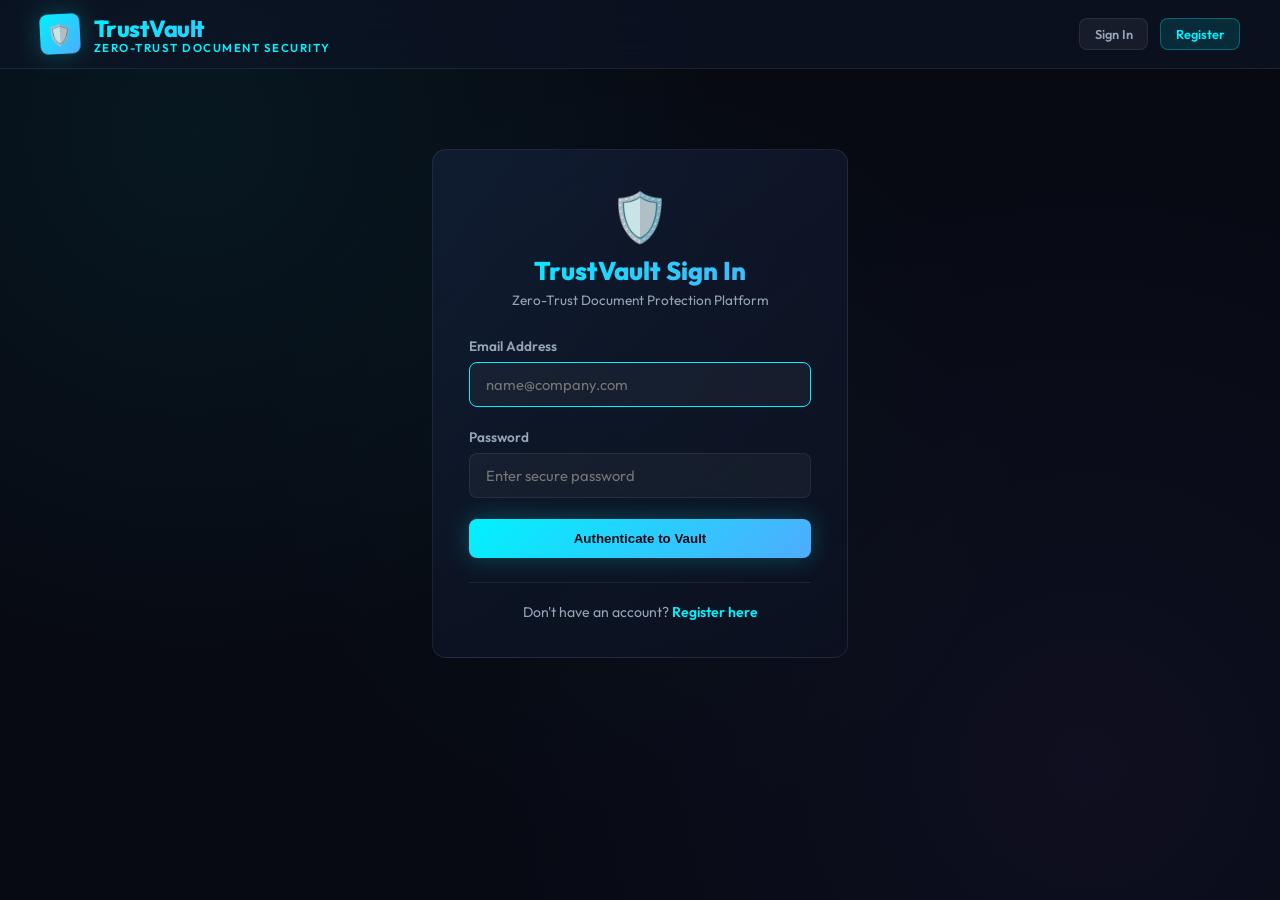
<file: static/index.html>
<!DOCTYPE html>
<html lang="en">
<head>
  <meta charset="UTF-8">
  <meta name="viewport" content="width=device-width, initial-scale=1.0">
  <title>TrustVault — Secure Document Management Platform</title>
  <link rel="stylesheet" href="/static/css/style.css">
  <link rel="icon" href="data:image/svg+xml,<svg xmlns=%22http://www.w3.org/2000/svg%22 viewBox=%220 0 100 100%22><text y=%22.9em%22 font-size=%2290%22>🛡️</text></svg>">
</head>
<body>

  <!-- Top Navigation Bar -->
  <header class="navbar">
    <div class="brand" onclick="switchTab('vault')">
      <div class="brand-icon">🛡️</div>
      <div>
        <div class="brand-title">TrustVault</div>
        <div class="brand-subtitle">Zero-Trust Document Security</div>
      </div>
    </div>

    <!-- Unauthenticated Links -->
    <div class="nav-auth-links" id="navAuthLinks" style="display: none; align-items: center; gap: 0.75rem;">
      <a href="/auth/login" class="btn-action" style="text-decoration: none; padding: 0.45rem 0.9rem;">Sign In</a>
      <a href="/auth/register" class="btn-action primary" style="text-decoration: none; padding: 0.45rem 0.9rem;">Register</a>
    </div>

    <!-- Current User Info -->
    <div class="user-menu" id="userMenu" style="display: none;">
      <span id="navUsername" style="font-weight: 600; font-size: 0.95rem;"></span>
      <span id="navRoleBadge" class="role-badge"></span>
      <button class="btn-logout" onclick="handleLogout()">Sign Out</button>
    </div>
  </header>

  <!-- Login Modal / Screen (Visible when not authenticated) -->
  <div id="loginSection" class="container" style="max-width: 480px; margin-top: 5rem; display: none;">
    <div class="doc-card" style="padding: 2.25rem;">
      <div style="text-align: center; margin-bottom: 1.75rem;">
        <div style="font-size: 3rem; margin-bottom: 0.5rem;">🛡️</div>
        <h2 style="font-size: 1.6rem; font-weight: 800; background: var(--grad-primary); -webkit-background-clip: text; -webkit-text-fill-color: transparent;">TrustVault Sign In</h2>
        <p style="color: var(--text-muted); font-size: 0.85rem; margin-top: 0.25rem;">Zero-Trust Document Protection Platform</p>
      </div>

      <form id="loginForm" onsubmit="handleLogin(event)">
        <div class="form-group">
          <label class="form-label" for="loginEmail">Email Address</label>
          <input type="email" id="loginEmail" class="form-control" placeholder="name@company.com" required autofocus>
        </div>
        <div class="form-group">
          <label class="form-label" for="loginPassword">Password</label>
          <input type="password" id="loginPassword" class="form-control" placeholder="Enter secure password" required>
        </div>
        <button type="submit" id="indexLoginBtn" class="btn-verify" style="width: 100%; justify-content: center; margin-top: 1rem;">
          Authenticate to Vault
        </button>
      </form>

      <div style="margin-top: 1.5rem; padding-top: 1.25rem; border-top: 1px solid var(--border-subtle); font-size: 0.88rem; color: var(--text-muted); text-align: center;">
        Don't have an account? <a href="/auth/register" class="auth-link">Register here</a>
      </div>
    </div>
  </div>

  <!-- Authenticated Application Dashboard -->
  <main id="appSection" class="container" style="display: none;">

    <!-- Navigation Tabs -->
    <div class="tabs-header">
      <button class="tab-btn active" id="tabBtnVault" onclick="switchTab('vault')">
        <span>📄</span> Documents Vault
      </button>
      <button class="tab-btn" id="tabBtnUpload" onclick="switchTab('upload')">
        <span>📤</span> Secure Upload
      </button>
      <button class="tab-btn" id="tabBtnAudit" onclick="switchTab('audit')">
        <span>🛡️</span> Tamper-Evident Ledger
      </button>
      <button class="tab-btn" id="tabBtnAdmin" onclick="switchTab('admin')" style="display: none;">
        <span>⚙️</span> Admin Console
      </button>
    </div>

    <!-- TAB 1: DOCUMENTS VAULT -->
    <section id="tabVault" class="tab-content active">
      <!-- Search & Filters -->
      <div class="filter-bar">
        <div class="search-box">
          <span class="search-icon">🔍</span>
          <input type="text" id="searchInput" class="search-input" placeholder="Search documents by title, description, or filename..." oninput="handleSearch()">
        </div>
        <select id="categoryFilter" class="filter-select" onchange="handleSearch()">
          <option value="">All Categories</option>
          <option value="Finance">Finance</option>
          <option value="Legal">Legal</option>
          <option value="Engineering">Engineering</option>
          <option value="HR">HR</option>
          <option value="General">General</option>
        </select>
        <button class="btn-action primary" onclick="loadDocuments()">
          <span>🔄</span> Refresh
        </button>
      </div>

      <!-- Zero-Leakage Privacy Banner for Admin -->
      <div id="adminPrivacyBanner" style="display: none; margin-bottom: 1rem; background: rgba(139, 92, 246, 0.1); border: 1px solid rgba(139, 92, 246, 0.3); border-radius: var(--radius-sm); padding: 0.85rem 1.25rem; font-size: 0.85rem; color: #c084fc;">
        🔒 <strong>Zero-Trust Admin Privacy Rule Enforced:</strong> As an Administrator, you can view system telemetry, user accounts, and security logs. However, confidential documents owned by users remain private and cannot be viewed or downloaded without explicit permission.
      </div>

      <!-- Documents Grid -->
      <div id="documentsGrid" class="documents-grid">
        <!-- Rendered dynamically by app.js -->
      </div>
    </section>

    <!-- TAB 2: SECURE UPLOAD -->
    <section id="tabUpload" class="tab-content">
      <div style="max-width: 680px; margin: 0 auto;">
        <div id="viewerUploadWarning" style="display: none; margin-bottom: 1.5rem; background: rgba(244, 63, 94, 0.12); border: 1px solid rgba(244, 63, 94, 0.35); border-radius: var(--radius-sm); padding: 1rem 1.25rem; color: #fb7185; font-size: 0.9rem;">
          ⚠️ <strong>Viewer Role Restriction:</strong> Your current account has the <code>VIEWER</code> role. Viewers have read-only access to files explicitly shared with them and are blocked from uploading new root documents.
        </div>

        <div class="doc-card">
          <h2 style="font-size: 1.35rem; font-weight: 700; margin-bottom: 0.5rem;">Upload Document to Private Vault</h2>
          <p style="font-size: 0.85rem; color: var(--text-muted); margin-bottom: 1.5rem;">
            Files are validated via binary magic bytes signature, assigned a private cryptographic UUID, and stored outside the web root.
          </p>

          <form id="uploadForm" onsubmit="handleUpload(event)">
            <!-- Dropzone -->
            <div class="dropzone" id="dropzone" onclick="document.getElementById('fileInput').click()">
              <div class="dropzone-icon">📁</div>
              <div style="font-weight: 600; font-size: 1.05rem; margin-bottom: 0.35rem;" id="dropzoneLabel">
                Click to browse or drag and drop file here
              </div>
              <div style="font-size: 0.78rem; color: var(--text-dim);">
                Allowed: PDF, DOCX, XLSX, PNG, JPG, TXT, CSV (Max: 20MB)
              </div>
              <input type="file" id="fileInput" style="display: none;" onchange="handleFileSelected(event)">
            </div>

            <div class="form-group">
              <label class="form-label" for="uploadTitle">Document Title</label>
              <input type="text" id="uploadTitle" class="form-control" placeholder="e.g. Q4 Executive Board Briefing" required>
            </div>

            <div class="form-group">
              <label class="form-label" for="uploadCategory">Security Category</label>
              <select id="uploadCategory" class="form-control">
                <option value="Finance">Finance</option>
                <option value="Legal">Legal</option>
                <option value="Engineering">Engineering</option>
                <option value="HR">HR</option>
                <option value="General">General</option>
              </select>
            </div>

            <div class="form-group">
              <label class="form-label" for="uploadDescription">Description (Optional)</label>
              <textarea id="uploadDescription" class="form-control" placeholder="Brief summary of document contents..."></textarea>
            </div>

            <button type="submit" id="uploadSubmitBtn" class="btn-verify" style="width: 100%; justify-content: center;">
              🔒 Encrypt & Store in Private Vault
            </button>
          </form>
        </div>
      </div>
    </section>

    <!-- TAB 3: AUDIT LEDGER & TAMPER DETECTION CENTER -->
    <section id="tabAudit" class="tab-content">
      <!-- Cryptographic Verification Banner -->
      <div id="auditStatusBanner" class="security-banner verified">
        <div class="security-badge">
          <div class="security-icon" id="auditStatusIcon">✓</div>
          <div>
            <div class="security-title" id="auditStatusTitle">Cryptographic Audit Chain Integrity: VERIFIED</div>
            <div class="security-desc" id="auditStatusDesc">
              All SHA-256 block hashes, chronological timestamps, and sequence numbers match cryptographic ground truth.
            </div>
          </div>
        </div>
        <button class="btn-verify" onclick="verifyAuditLedger()">
          <span>⚡</span> Re-Verify SHA-256 Ledger
        </button>
      </div>

      <!-- Adversarial Tamper Demonstration Lab -->
      <div class="doc-card" style="margin-bottom: 1.75rem; border-color: rgba(139, 92, 246, 0.3);">
        <div style="display: flex; align-items: center; justify-content: space-between; flex-wrap: wrap; gap: 1rem;">
          <div>
            <div style="font-weight: 700; font-size: 1.05rem; color: #c084fc;">🔬 Adversarial Tamper Demonstration Lab</div>
            <div style="font-size: 0.82rem; color: var(--text-muted); margin-top: 0.2rem;">
              Test our cryptographic hash chain by simulating an unauthorized database row modification or record deletion.
            </div>
          </div>
          <div style="display: flex; gap: 0.5rem;">
            <button class="btn-action danger" onclick="simulateTamper()">
              ⚠️ Simulate Database Tampering
            </button>
            <button class="btn-action primary" onclick="restoreLedger()">
              🛡️ Restore Verified State
            </button>
          </div>
        </div>
      </div>

      <!-- Audit Events Table -->
      <div class="audit-table-wrap">
        <table class="data-table">
          <thead>
            <tr>
              <th>ID</th>
              <th>Timestamp (UTC)</th>
              <th>Actor</th>
              <th>Action Type</th>
              <th>Target</th>
              <th>Outcome</th>
              <th>Details</th>
              <th>Cryptographic Hash Link</th>
            </tr>
          </thead>
          <tbody id="auditTableBody">
            <!-- Rendered dynamically by app.js -->
          </tbody>
        </table>
      </div>
    </section>

    <!-- TAB 4: ADMIN CONSOLE -->
    <section id="tabAdmin" class="tab-content">
      <!-- Metrics Grid -->
      <div style="display: grid; grid-template-columns: repeat(auto-fit, minmax(220px, 1fr)); gap: 1.25rem; margin-bottom: 2rem;">
        <div class="doc-card">
          <div style="font-size: 0.8rem; color: var(--text-muted); text-transform: uppercase; font-weight: 700;">Total Documents</div>
          <div id="statTotalDocs" style="font-size: 2.2rem; font-weight: 800; color: var(--primary-cyan); margin-top: 0.3rem;">-</div>
        </div>
        <div class="doc-card">
          <div style="font-size: 0.8rem; color: var(--text-muted); text-transform: uppercase; font-weight: 700;">Active Users</div>
          <div id="statTotalUsers" style="font-size: 2.2rem; font-weight: 800; color: #a855f7; margin-top: 0.3rem;">-</div>
        </div>
        <div class="doc-card">
          <div style="font-size: 0.8rem; color: var(--text-muted); text-transform: uppercase; font-weight: 700;">Audit Events Chained</div>
          <div id="statTotalAudit" style="font-size: 2.2rem; font-weight: 800; color: #10b981; margin-top: 0.3rem;">-</div>
        </div>
        <div class="doc-card">
          <div style="font-size: 0.8rem; color: var(--text-muted); text-transform: uppercase; font-weight: 700;">Blocked Unauthorized (24h)</div>
          <div id="statAccessDenied" style="font-size: 2.2rem; font-weight: 800; color: #f43f5e; margin-top: 0.3rem;">-</div>
        </div>
      </div>

      <!-- User Management Table -->
      <div style="margin-bottom: 2rem;">
        <h3 style="font-size: 1.2rem; font-weight: 700; margin-bottom: 0.85rem;">System User Accounts & Status</h3>
        <div class="audit-table-wrap">
          <table class="data-table">
            <thead>
              <tr>
                <th>ID</th>
                <th>Username</th>
                <th>Email</th>
                <th>Role</th>
                <th>Status</th>
                <th>Failed Logins</th>
                <th>Action</th>
              </tr>
            </thead>
            <tbody id="adminUsersTableBody">
              <!-- Rendered dynamically -->
            </tbody>
          </table>
        </div>
      </div>

      <!-- Recent Security Alerts Feed -->
      <div>
        <h3 style="font-size: 1.2rem; font-weight: 700; margin-bottom: 0.85rem;">Security Alerts & Blocked Attempts</h3>
        <div class="audit-table-wrap">
          <table class="data-table">
            <thead>
              <tr>
                <th>ID</th>
                <th>Timestamp</th>
                <th>Actor</th>
                <th>Action</th>
                <th>Target</th>
                <th>Details</th>
                <th>Client IP</th>
              </tr>
            </thead>
            <tbody id="adminAlertsTableBody">
              <!-- Rendered dynamically -->
            </tbody>
          </table>
        </div>
      </div>
    </section>

  </main>

  <!-- MODAL: DOCUMENT PREVIEW & DETAILS -->
  <div id="previewModal" class="modal-overlay">
    <div class="modal-content">
      <div class="modal-header">
        <div class="modal-title" id="previewTitle">Document Preview</div>
        <button class="modal-close" onclick="closeModal('previewModal')">&times;</button>
      </div>
      <div class="modal-body" id="previewBody">
        <!-- Rendered dynamically -->
      </div>
      <div class="modal-footer">
        <button class="btn-action" onclick="closeModal('previewModal')">Close</button>
        <button id="previewDownloadBtn" class="btn-action primary">Download Document</button>
      </div>
    </div>
  </div>

  <!-- MODAL: EDIT DOCUMENT -->
  <div id="editModal" class="modal-overlay">
    <div class="modal-content">
      <div class="modal-header">
        <div class="modal-title">Edit Document Metadata</div>
        <button class="modal-close" onclick="closeModal('editModal')">&times;</button>
      </div>
      <form id="editForm" onsubmit="handleSaveEdit(event)">
        <div class="modal-body">
          <input type="hidden" id="editDocId">
          <div class="form-group">
            <label class="form-label" for="editTitle">Document Title</label>
            <input type="text" id="editTitle" class="form-control" required>
          </div>
          <div class="form-group">
            <label class="form-label" for="editCategory">Category</label>
            <select id="editCategory" class="form-control">
              <option value="Finance">Finance</option>
              <option value="Legal">Legal</option>
              <option value="Engineering">Engineering</option>
              <option value="HR">HR</option>
              <option value="General">General</option>
            </select>
          </div>
          <div class="form-group">
            <label class="form-label" for="editDescription">Description</label>
            <textarea id="editDescription" class="form-control"></textarea>
          </div>
        </div>
        <div class="modal-footer">
          <button type="button" class="btn-action" onclick="closeModal('editModal')">Cancel</button>
          <button type="submit" class="btn-action primary">Save Changes</button>
        </div>
      </form>
    </div>
  </div>

  <!-- MODAL: SHARE & PERMISSION MANAGER -->
  <div id="shareModal" class="modal-overlay">
    <div class="modal-content">
      <div class="modal-header">
        <div class="modal-title" id="shareDocTitle">Manage Document Access</div>
        <button class="modal-close" onclick="closeModal('shareModal')">&times;</button>
      </div>
      <div class="modal-body">
        <input type="hidden" id="shareDocId">

        <!-- Grant New Permission Form -->
        <div style="background: rgba(255, 255, 255, 0.03); border: 1px solid var(--border-subtle); border-radius: var(--radius-sm); padding: 1.15rem; margin-bottom: 1.5rem;">
          <h4 style="font-size: 0.95rem; font-weight: 700; margin-bottom: 0.85rem;">Grant User Permission</h4>
          <div style="display: flex; gap: 0.75rem; flex-wrap: wrap;">
            <select id="shareUserSelect" class="form-control" style="flex: 2; min-width: 180px;">
              <!-- Populated dynamically -->
            </select>
            <select id="shareLevelSelect" class="form-control" style="flex: 1; min-width: 110px;">
              <option value="READ">READ</option>
              <option value="EDIT">EDIT</option>
            </select>
            <button class="btn-action primary" onclick="handleGrantPermission()">Grant Access</button>
          </div>
        </div>

        <!-- Active Permissions List -->
        <h4 style="font-size: 0.95rem; font-weight: 700; margin-bottom: 0.75rem;">Active Document Permissions</h4>
        <div id="permissionsListContainer">
          <!-- Populated dynamically -->
        </div>
      </div>
      <div class="modal-footer">
        <button class="btn-action" onclick="closeModal('shareModal')">Done</button>
      </div>
    </div>
  </div>

  <!-- Toast Notification Container -->
  <div class="toast-container" id="toastContainer"></div>

  <!-- Frontend Logic -->
  <script src="/static/js/app.js"></script>
</body>
</html>
</file>
<file: static/css/style.css>
/* ==========================================================================
   TrustVault Design System & Visual Engine
   Aesthetics: Deep Space Dark Mode, Frosted Glassmorphism, Neon Accents
   ========================================================================== */

@import url('https://fonts.googleapis.com/css2?family=Outfit:wght@300;400;500;600;700;800&family=JetBrains+Mono:wght@400;500;600&family=Inter:wght@300;400;500;600;700&display=swap');

:root {
  /* Color Palette */
  --bg-dark: #070a13;
  --bg-card: rgba(16, 24, 44, 0.75);
  --bg-card-hover: rgba(23, 34, 62, 0.85);
  --bg-glass: rgba(13, 20, 38, 0.65);
  --bg-glass-modal: rgba(10, 16, 32, 0.92);
  --border-subtle: rgba(255, 255, 255, 0.08);
  --border-glow: rgba(0, 242, 254, 0.3);
  --border-glow-purple: rgba(147, 51, 234, 0.3);

  /* Primary Neon & Gradient Accents */
  --primary-cyan: #00f2fe;
  --primary-blue: #4facfe;
  --accent-purple: #8b5cf6;
  --accent-emerald: #10b981;
  --accent-amber: #f59e0b;
  --accent-rose: #f43f5e;
  
  --grad-primary: linear-gradient(135deg, #00f2fe 0%, #4facfe 100%);
  --grad-purple: linear-gradient(135deg, #a855f7 0%, #6366f1 100%);
  --grad-emerald: linear-gradient(135deg, #10b981 0%, #059669 100%);
  --grad-rose: linear-gradient(135deg, #f43f5e 0%, #e11d48 100%);
  --grad-amber: linear-gradient(135deg, #f59e0b 0%, #d97706 100%);
  --grad-card: linear-gradient(145deg, rgba(23, 35, 65, 0.6) 0%, rgba(13, 20, 38, 0.4) 100%);

  /* Typography */
  --font-main: 'Outfit', -apple-system, BlinkMacSystemFont, sans-serif;
  --font-mono: 'JetBrains Mono', monospace;
  --text-main: #f8fafc;
  --text-muted: #94a3b8;
  --text-dim: #64748b;

  /* Shadows */
  --shadow-sm: 0 2px 8px rgba(0, 0, 0, 0.4);
  --shadow-lg: 0 10px 30px -5px rgba(0, 0, 0, 0.6), 0 0 20px rgba(0, 242, 254, 0.1);
  --shadow-glow: 0 0 25px rgba(0, 242, 254, 0.25);
  --shadow-glow-purple: 0 0 25px rgba(139, 92, 246, 0.25);

  --radius-sm: 8px;
  --radius-md: 14px;
  --radius-lg: 20px;
  --radius-xl: 28px;
}

* {
  margin: 0;
  padding: 0;
  box-sizing: border-box;
}

body {
  font-family: var(--font-main);
  background-color: var(--bg-dark);
  color: var(--text-main);
  min-height: 100vh;
  background-image: 
    radial-gradient(circle at 15% 15%, rgba(0, 242, 254, 0.06) 0%, transparent 40%),
    radial-gradient(circle at 85% 85%, rgba(139, 92, 246, 0.06) 0%, transparent 45%),
    radial-gradient(circle at 50% 50%, rgba(16, 185, 129, 0.03) 0%, transparent 50%);
  background-attachment: fixed;
  overflow-x: hidden;
}

/* ==========================================================================
   Navigation Bar
   ========================================================================== */
.navbar {
  position: sticky;
  top: 0;
  z-index: 100;
  background: var(--bg-glass);
  backdrop-filter: blur(18px);
  -webkit-backdrop-filter: blur(18px);
  border-bottom: 1px solid var(--border-subtle);
  display: flex;
  align-items: center;
  justify-content: space-between;
  padding: 0.85rem 2.5rem;
  transition: all 0.3s ease;
}

.brand {
  display: flex;
  align-items: center;
  gap: 0.85rem;
  cursor: pointer;
  text-decoration: none;
}

.brand-icon {
  width: 40px;
  height: 40px;
  background: var(--grad-primary);
  border-radius: var(--radius-sm);
  display: flex;
  align-items: center;
  justify-content: center;
  font-size: 1.3rem;
  box-shadow: var(--shadow-glow);
  transform: rotate(-3deg);
  transition: transform 0.3s cubic-bezier(0.34, 1.56, 0.64, 1);
}

.brand:hover .brand-icon {
  transform: rotate(0deg) scale(1.08);
}

.brand-title {
  font-size: 1.45rem;
  font-weight: 800;
  letter-spacing: -0.5px;
  background: var(--grad-primary);
  -webkit-background-clip: text;
  -webkit-text-fill-color: transparent;
}

.brand-subtitle {
  font-size: 0.72rem;
  font-weight: 600;
  text-transform: uppercase;
  letter-spacing: 1.5px;
  color: var(--primary-cyan);
  margin-top: -3px;
}

/* Quick Demo Switcher Bar */
.demo-switcher {
  display: flex;
  align-items: center;
  background: rgba(255, 255, 255, 0.03);
  padding: 0.25rem 0.4rem;
  border-radius: 40px;
  border: 1px solid var(--border-subtle);
  gap: 0.3rem;
}

.demo-switcher-label {
  font-size: 0.72rem;
  color: var(--text-dim);
  text-transform: uppercase;
  font-weight: 700;
  letter-spacing: 0.8px;
  padding: 0 0.5rem;
}

.demo-btn {
  background: transparent;
  border: 1px solid transparent;
  padding: 0.4rem 0.85rem;
  border-radius: 30px;
  color: var(--text-muted);
  font-size: 0.8rem;
  font-weight: 600;
  cursor: pointer;
  transition: all 0.2s ease;
  display: flex;
  align-items: center;
  gap: 0.35rem;
}

.demo-btn:hover {
  background: rgba(255, 255, 255, 0.08);
  color: var(--text-main);
}

.demo-btn.active {
  background: rgba(0, 242, 254, 0.12);
  color: var(--primary-cyan);
  border-color: rgba(0, 242, 254, 0.35);
  box-shadow: 0 0 12px rgba(0, 242, 254, 0.15);
}

/* User Profile Badge */
.user-menu {
  display: flex;
  align-items: center;
  gap: 1rem;
}

.role-badge {
  padding: 0.3rem 0.75rem;
  border-radius: 30px;
  font-size: 0.75rem;
  font-weight: 700;
  letter-spacing: 0.8px;
  text-transform: uppercase;
}

.role-ADMIN {
  background: rgba(139, 92, 246, 0.15);
  color: #c084fc;
  border: 1px solid rgba(139, 92, 246, 0.4);
}

.role-OWNER {
  background: rgba(0, 242, 254, 0.12);
  color: #38bdf8;
  border: 1px solid rgba(0, 242, 254, 0.35);
}

.role-VIEWER {
  background: rgba(16, 185, 129, 0.12);
  color: #34d399;
  border: 1px solid rgba(16, 185, 129, 0.35);
}

.btn-logout {
  background: rgba(244, 63, 94, 0.1);
  color: #fb7185;
  border: 1px solid rgba(244, 63, 94, 0.25);
  padding: 0.45rem 0.95rem;
  border-radius: var(--radius-sm);
  font-size: 0.85rem;
  font-weight: 600;
  cursor: pointer;
  transition: all 0.2s ease;
}

.btn-logout:hover {
  background: var(--grad-rose);
  color: #ffffff;
  border-color: transparent;
  box-shadow: 0 0 15px rgba(244, 63, 94, 0.4);
}

/* ==========================================================================
   Main Layout & Tabs
   ========================================================================== */
.container {
  max-width: 1400px;
  margin: 1.5rem auto 3rem auto;
  padding: 0 2rem;
}

.tabs-header {
  display: flex;
  gap: 0.75rem;
  border-bottom: 1px solid var(--border-subtle);
  padding-bottom: 0.85rem;
  margin-bottom: 1.75rem;
}

.tab-btn {
  background: transparent;
  border: none;
  color: var(--text-muted);
  font-size: 0.95rem;
  font-weight: 600;
  padding: 0.65rem 1.25rem;
  border-radius: var(--radius-sm);
  cursor: pointer;
  display: flex;
  align-items: center;
  gap: 0.55rem;
  transition: all 0.25s ease;
}

.tab-btn:hover {
  color: var(--text-main);
  background: rgba(255, 255, 255, 0.04);
}

.tab-btn.active {
  color: var(--primary-cyan);
  background: rgba(0, 242, 254, 0.08);
  border-bottom: 2px solid var(--primary-cyan);
  box-shadow: inset 0 -2px 0 var(--primary-cyan);
}

/* Tab Content Areas */
.tab-content {
  display: none;
  animation: fadeIn 0.3s ease-in-out;
}

.tab-content.active {
  display: block;
}

@keyframes fadeIn {
  from { opacity: 0; transform: translateY(6px); }
  to { opacity: 1; transform: translateY(0); }
}

/* ==========================================================================
   Security Banners & Verification Center
   ========================================================================== */
.security-banner {
  background: var(--bg-card);
  border: 1px solid var(--border-subtle);
  border-radius: var(--radius-md);
  padding: 1.25rem 1.5rem;
  margin-bottom: 1.75rem;
  display: flex;
  align-items: center;
  justify-content: space-between;
  box-shadow: var(--shadow-sm);
}

.security-banner.verified {
  border-color: rgba(16, 185, 129, 0.35);
  background: linear-gradient(145deg, rgba(16, 185, 129, 0.08) 0%, rgba(13, 20, 38, 0.6) 100%);
}

.security-banner.tampered {
  border-color: rgba(244, 63, 94, 0.5);
  background: linear-gradient(145deg, rgba(244, 63, 94, 0.15) 0%, rgba(13, 20, 38, 0.6) 100%);
  animation: pulseAlarm 2s infinite;
}

@keyframes pulseAlarm {
  0%, 100% { box-shadow: 0 0 15px rgba(244, 63, 94, 0.2); }
  50% { box-shadow: 0 0 30px rgba(244, 63, 94, 0.5); }
}

.security-badge {
  display: flex;
  align-items: center;
  gap: 1rem;
}

.security-icon {
  width: 48px;
  height: 48px;
  border-radius: 50%;
  display: flex;
  align-items: center;
  justify-content: center;
  font-size: 1.5rem;
  background: rgba(16, 185, 129, 0.15);
  color: var(--accent-emerald);
}

.security-banner.tampered .security-icon {
  background: rgba(244, 63, 94, 0.2);
  color: var(--accent-rose);
}

.security-title {
  font-size: 1.15rem;
  font-weight: 700;
  margin-bottom: 0.2rem;
}

.security-desc {
  font-size: 0.85rem;
  color: var(--text-muted);
}

.btn-verify {
  background: var(--grad-primary);
  color: #070a13;
  border: none;
  font-weight: 700;
  padding: 0.75rem 1.35rem;
  border-radius: var(--radius-sm);
  cursor: pointer;
  display: flex;
  align-items: center;
  gap: 0.5rem;
  transition: all 0.2s ease;
  box-shadow: var(--shadow-glow);
}

.btn-verify:hover {
  transform: translateY(-2px);
  box-shadow: 0 0 25px rgba(0, 242, 254, 0.45);
}

/* ==========================================================================
   Search & Filter Bar
   ========================================================================== */
.filter-bar {
  display: flex;
  gap: 1rem;
  margin-bottom: 1.5rem;
  flex-wrap: wrap;
  align-items: center;
}

.search-box {
  flex: 1;
  min-width: 280px;
  position: relative;
}

.search-input {
  width: 100%;
  background: var(--bg-card);
  border: 1px solid var(--border-subtle);
  border-radius: var(--radius-sm);
  padding: 0.75rem 1rem 0.75rem 2.6rem;
  color: var(--text-main);
  font-size: 0.95rem;
  font-family: inherit;
  transition: all 0.2s ease;
}

.search-input:focus {
  outline: none;
  border-color: var(--primary-cyan);
  box-shadow: 0 0 15px rgba(0, 242, 254, 0.2);
}

.search-icon {
  position: absolute;
  left: 0.95rem;
  top: 50%;
  transform: translateY(-50%);
  color: var(--text-dim);
  font-size: 1rem;
}

.filter-select {
  background: var(--bg-card);
  border: 1px solid var(--border-subtle);
  border-radius: var(--radius-sm);
  padding: 0.75rem 1.15rem;
  color: var(--text-main);
  font-family: inherit;
  font-size: 0.9rem;
  cursor: pointer;
  outline: none;
}

.filter-select:focus {
  border-color: var(--primary-cyan);
}

/* ==========================================================================
   Document Grid & Cards
   ========================================================================== */
.documents-grid {
  display: grid;
  grid-template-columns: repeat(auto-fill, minmax(340px, 1fr));
  gap: 1.5rem;
}

.doc-card {
  background: var(--grad-card);
  border: 1px solid var(--border-subtle);
  border-radius: var(--radius-md);
  padding: 1.4rem;
  display: flex;
  flex-direction: column;
  justify-content: space-between;
  transition: all 0.3s cubic-bezier(0.16, 1, 0.3, 1);
  position: relative;
  overflow: hidden;
}

.doc-card::before {
  content: '';
  position: absolute;
  top: 0;
  left: 0;
  right: 0;
  height: 3px;
  background: var(--grad-primary);
  opacity: 0;
  transition: opacity 0.3s ease;
}

.doc-card:hover {
  transform: translateY(-4px);
  border-color: var(--border-glow);
  box-shadow: var(--shadow-lg);
}

.doc-card:hover::before {
  opacity: 1;
}

.doc-header {
  display: flex;
  align-items: flex-start;
  gap: 1rem;
  margin-bottom: 0.9rem;
}

.doc-icon {
  width: 44px;
  height: 44px;
  border-radius: var(--radius-sm);
  background: rgba(0, 242, 254, 0.1);
  color: var(--primary-cyan);
  display: flex;
  align-items: center;
  justify-content: center;
  font-size: 1.3rem;
  flex-shrink: 0;
}

.doc-title {
  font-size: 1.1rem;
  font-weight: 700;
  line-height: 1.35;
  color: var(--text-main);
  word-break: break-word;
}

.doc-meta {
  font-size: 0.78rem;
  color: var(--text-muted);
  margin-top: 0.25rem;
  display: flex;
  gap: 0.5rem;
  flex-wrap: wrap;
}

.category-tag {
  background: rgba(139, 92, 246, 0.15);
  color: #c084fc;
  padding: 0.15rem 0.55rem;
  border-radius: 4px;
  font-weight: 600;
  font-size: 0.75rem;
}

.doc-desc {
  font-size: 0.87rem;
  color: var(--text-muted);
  margin-bottom: 1.25rem;
  line-height: 1.45;
  display: -webkit-box;
  -webkit-line-clamp: 2;
  -webkit-box-orient: vertical;
  overflow: hidden;
}

.doc-fingerprint {
  font-family: var(--font-mono);
  font-size: 0.72rem;
  color: var(--text-dim);
  background: rgba(0, 0, 0, 0.25);
  padding: 0.35rem 0.6rem;
  border-radius: 4px;
  margin-bottom: 1.15rem;
  display: flex;
  align-items: center;
  gap: 0.4rem;
  word-break: break-all;
}

.doc-actions {
  display: flex;
  gap: 0.45rem;
  padding-top: 0.9rem;
  border-top: 1px solid var(--border-subtle);
  flex-wrap: wrap;
}

.btn-action {
  background: rgba(255, 255, 255, 0.05);
  border: 1px solid var(--border-subtle);
  color: var(--text-muted);
  padding: 0.45rem 0.75rem;
  border-radius: var(--radius-sm);
  font-size: 0.8rem;
  font-weight: 600;
  cursor: pointer;
  display: flex;
  align-items: center;
  gap: 0.35rem;
  transition: all 0.2s ease;
  font-family: inherit;
}

.btn-action:hover {
  background: rgba(255, 255, 255, 0.12);
  color: var(--text-main);
  border-color: rgba(255, 255, 255, 0.2);
}

.btn-action.primary {
  background: rgba(0, 242, 254, 0.12);
  color: var(--primary-cyan);
  border-color: rgba(0, 242, 254, 0.3);
}

.btn-action.primary:hover {
  background: var(--grad-primary);
  color: #070a13;
  border-color: transparent;
}

.btn-action.danger:hover {
  background: var(--grad-rose);
  color: #ffffff;
  border-color: transparent;
}

/* ==========================================================================
   Modals
   ========================================================================== */
.modal-overlay {
  position: fixed;
  top: 0;
  left: 0;
  right: 0;
  bottom: 0;
  background: rgba(4, 7, 16, 0.8);
  backdrop-filter: blur(12px);
  -webkit-backdrop-filter: blur(12px);
  display: none;
  align-items: center;
  justify-content: center;
  z-index: 1000;
  padding: 1rem;
}

.modal-overlay.active {
  display: flex;
}

.modal-content {
  background: var(--bg-glass-modal);
  border: 1px solid var(--border-subtle);
  border-radius: var(--radius-lg);
  width: 100%;
  max-width: 650px;
  box-shadow: 0 20px 50px rgba(0, 0, 0, 0.8);
  overflow: hidden;
  animation: modalPop 0.25s cubic-bezier(0.16, 1, 0.3, 1);
}

@keyframes modalPop {
  from { opacity: 0; transform: scale(0.95); }
  to { opacity: 1; transform: scale(1); }
}

.modal-header {
  padding: 1.4rem 1.75rem;
  border-bottom: 1px solid var(--border-subtle);
  display: flex;
  align-items: center;
  justify-content: space-between;
}

.modal-title {
  font-size: 1.25rem;
  font-weight: 700;
}

.modal-close {
  background: transparent;
  border: none;
  color: var(--text-dim);
  font-size: 1.4rem;
  cursor: pointer;
  transition: color 0.2s ease;
}

.modal-close:hover {
  color: var(--text-main);
}

.modal-body {
  padding: 1.75rem;
  max-height: 75vh;
  overflow-y: auto;
}

.modal-footer {
  padding: 1.2rem 1.75rem;
  border-top: 1px solid var(--border-subtle);
  display: flex;
  justify-content: flex-end;
  gap: 0.75rem;
}

/* Form Styles */
.form-group {
  margin-bottom: 1.3rem;
}

.form-label {
  display: block;
  font-size: 0.85rem;
  font-weight: 600;
  color: var(--text-muted);
  margin-bottom: 0.45rem;
}

.form-control {
  width: 100%;
  background: rgba(255, 255, 255, 0.04);
  border: 1px solid var(--border-subtle);
  border-radius: var(--radius-sm);
  padding: 0.75rem 1rem;
  color: var(--text-main);
  font-family: inherit;
  font-size: 0.92rem;
  outline: none;
  transition: border-color 0.2s ease;
}

.form-control:focus {
  border-color: var(--primary-cyan);
}

textarea.form-control {
  min-height: 100px;
  resize: vertical;
}

/* Upload Dropzone */
.dropzone {
  border: 2px dashed rgba(0, 242, 254, 0.3);
  border-radius: var(--radius-md);
  padding: 2.5rem 1.5rem;
  text-align: center;
  background: rgba(0, 242, 254, 0.02);
  cursor: pointer;
  transition: all 0.3s ease;
  margin-bottom: 1.5rem;
}

.dropzone:hover, .dropzone.dragover {
  border-color: var(--primary-cyan);
  background: rgba(0, 242, 254, 0.06);
  box-shadow: 0 0 20px rgba(0, 242, 254, 0.15);
}

.dropzone-icon {
  font-size: 2.5rem;
  color: var(--primary-cyan);
  margin-bottom: 0.75rem;
}

/* ==========================================================================
   Audit Explorer & Tamper Table
   ========================================================================== */
.audit-table-wrap {
  background: var(--bg-card);
  border: 1px solid var(--border-subtle);
  border-radius: var(--radius-md);
  overflow: hidden;
  box-shadow: var(--shadow-sm);
}

.data-table {
  width: 100%;
  border-collapse: collapse;
  text-align: left;
  font-size: 0.88rem;
}

.data-table th {
  background: rgba(255, 255, 255, 0.04);
  padding: 0.85rem 1.15rem;
  font-weight: 700;
  color: var(--text-muted);
  text-transform: uppercase;
  font-size: 0.72rem;
  letter-spacing: 0.8px;
  border-bottom: 1px solid var(--border-subtle);
}

.data-table td {
  padding: 0.95rem 1.15rem;
  border-bottom: 1px solid rgba(255, 255, 255, 0.04);
  color: var(--text-main);
  vertical-align: middle;
}

.data-table tr:hover {
  background: rgba(255, 255, 255, 0.02);
}

.hash-cell {
  font-family: var(--font-mono);
  font-size: 0.75rem;
  color: var(--primary-cyan);
}

/* Status Badges */
.badge-status {
  padding: 0.2rem 0.6rem;
  border-radius: 4px;
  font-size: 0.72rem;
  font-weight: 700;
  text-transform: uppercase;
}

.badge-SUCCESS {
  background: rgba(16, 185, 129, 0.15);
  color: #34d399;
}

.badge-DENIED, .badge-FAILURE {
  background: rgba(244, 63, 94, 0.15);
  color: #fb7185;
}

/* Toast Notifications */
.toast-container {
  position: fixed;
  bottom: 2rem;
  right: 2rem;
  z-index: 9999;
  display: flex;
  flex-direction: column;
  gap: 0.75rem;
}

.toast {
  background: var(--bg-glass-modal);
  border: 1px solid var(--border-subtle);
  border-radius: var(--radius-sm);
  padding: 0.9rem 1.4rem;
  display: flex;
  align-items: center;
  gap: 0.75rem;
  box-shadow: 0 10px 30px rgba(0, 0, 0, 0.5);
  animation: slideToast 0.3s ease;
  min-width: 280px;
}

@keyframes slideToast {
  from { transform: translateX(100%); opacity: 0; }
  to { transform: translateX(0); opacity: 1; }
}

.toast.success { border-left: 4px solid var(--accent-emerald); }
.toast.error { border-left: 4px solid var(--accent-rose); }
.toast.info { border-left: 4px solid var(--primary-cyan); }

/* ==========================================================================
   Authentication & Registration Experience
   ========================================================================== */
.auth-page {
  min-height: 100vh;
  display: flex;
  flex-direction: column;
}

.auth-wrapper {
  flex: 1;
  display: flex;
  align-items: center;
  justify-content: center;
  padding: 3rem 1.5rem;
}

.auth-card {
  width: 100%;
  max-width: 500px;
  background: var(--bg-card);
  backdrop-filter: blur(24px);
  -webkit-backdrop-filter: blur(24px);
  border: 1px solid var(--border-subtle);
  border-radius: var(--radius-md);
  padding: 2.5rem;
  box-shadow: var(--shadow-lg);
  transition: all 0.3s cubic-bezier(0.16, 1, 0.3, 1);
  position: relative;
  overflow: hidden;
}

.auth-card::before {
  content: '';
  position: absolute;
  top: 0;
  left: 0;
  right: 0;
  height: 3px;
  background: var(--grad-primary);
}

.auth-card.register-card {
  max-width: 560px;
}

.auth-tabs {
  display: flex;
  background: rgba(0, 0, 0, 0.4);
  border: 1px solid var(--border-subtle);
  border-radius: var(--radius-sm);
  padding: 0.3rem;
  margin-bottom: 1.75rem;
  gap: 0.35rem;
}

.auth-tab-btn {
  flex: 1;
  background: transparent;
  border: none;
  color: var(--text-muted);
  font-family: var(--font-main);
  font-size: 0.95rem;
  font-weight: 600;
  padding: 0.65rem 1rem;
  border-radius: 6px;
  cursor: pointer;
  transition: all 0.25s ease;
  display: flex;
  align-items: center;
  justify-content: center;
  gap: 0.5rem;
}

.auth-tab-btn:hover {
  color: var(--text-main);
  background: rgba(255, 255, 255, 0.05);
}

.auth-tab-btn.active {
  background: var(--grad-primary);
  color: #070a13;
  font-weight: 700;
  box-shadow: 0 4px 15px rgba(0, 242, 254, 0.35);
}

.auth-panel {
  display: none;
}

.auth-panel.active {
  display: block;
  animation: fadeInAuth 0.25s ease forwards;
}

@keyframes fadeInAuth {
  from { opacity: 0; transform: translateY(6px); }
  to { opacity: 1; transform: translateY(0); }
}

.auth-header {
  text-align: center;
  margin-bottom: 2rem;
}

.auth-logo-shield {
  font-size: 3.2rem;
  line-height: 1;
  margin-bottom: 0.75rem;
  filter: drop-shadow(0 0 16px rgba(0, 242, 254, 0.3));
}

.auth-title {
  font-size: 1.85rem;
  font-weight: 800;
  letter-spacing: -0.02em;
  background: var(--grad-primary);
  -webkit-background-clip: text;
  -webkit-text-fill-color: transparent;
  margin-bottom: 0.35rem;
}

.auth-subtitle {
  color: var(--text-muted);
  font-size: 0.9rem;
}

.auth-alert {
  padding: 0.9rem 1.25rem;
  border-radius: var(--radius-sm);
  font-size: 0.88rem;
  margin-bottom: 1.5rem;
  display: none;
  align-items: flex-start;
  gap: 0.65rem;
  line-height: 1.45;
}

.auth-alert.danger {
  background: rgba(244, 63, 94, 0.12);
  border: 1px solid rgba(244, 63, 94, 0.35);
  color: #fb7185;
}

.auth-alert.success {
  background: rgba(16, 185, 129, 0.12);
  border: 1px solid rgba(16, 185, 129, 0.35);
  color: #34d399;
}

.auth-alert-icon {
  font-size: 1.15rem;
  flex-shrink: 0;
}

.form-hint {
  font-size: 0.78rem;
  color: var(--text-dim);
  margin-top: 0.35rem;
  line-height: 1.4;
}

.form-hint-info {
  background: rgba(139, 92, 246, 0.08);
  border: 1px solid rgba(139, 92, 246, 0.25);
  border-radius: var(--radius-sm);
  padding: 0.65rem 0.85rem;
  margin-top: 0.5rem;
  color: #c084fc;
  font-size: 0.8rem;
  display: flex;
  gap: 0.5rem;
  align-items: flex-start;
}

/* Password Strength Checklist */
.pwd-checklist {
  display: grid;
  grid-template-columns: 1fr 1fr;
  gap: 0.4rem 0.75rem;
  background: rgba(0, 0, 0, 0.25);
  border: 1px solid var(--border-subtle);
  border-radius: var(--radius-sm);
  padding: 0.75rem 0.9rem;
  margin-top: 0.6rem;
  font-size: 0.76rem;
}

.pwd-rule {
  display: flex;
  align-items: center;
  gap: 0.4rem;
  color: var(--text-dim);
  transition: color 0.2s ease;
}

.pwd-rule.valid {
  color: #34d399;
}

.pwd-rule-icon {
  font-size: 0.85rem;
  width: 14px;
  text-align: center;
}

.pwd-match-indicator {
  font-size: 0.78rem;
  margin-top: 0.35rem;
  display: none;
  font-weight: 500;
}

.pwd-match-indicator.matched {
  color: #34d399;
  display: block;
}

.pwd-match-indicator.mismatch {
  color: #fb7185;
  display: block;
}

.auth-footer {
  margin-top: 1.75rem;
  padding-top: 1.25rem;
  border-top: 1px solid var(--border-subtle);
  text-align: center;
  font-size: 0.88rem;
  color: var(--text-muted);
}

.auth-link {
  color: var(--primary-cyan);
  text-decoration: none;
  font-weight: 600;
  transition: all 0.2s ease;
}

.auth-link:hover {
  color: #ffffff;
  text-decoration: underline;
  text-shadow: 0 0 8px rgba(0, 242, 254, 0.5);
}
</file>
